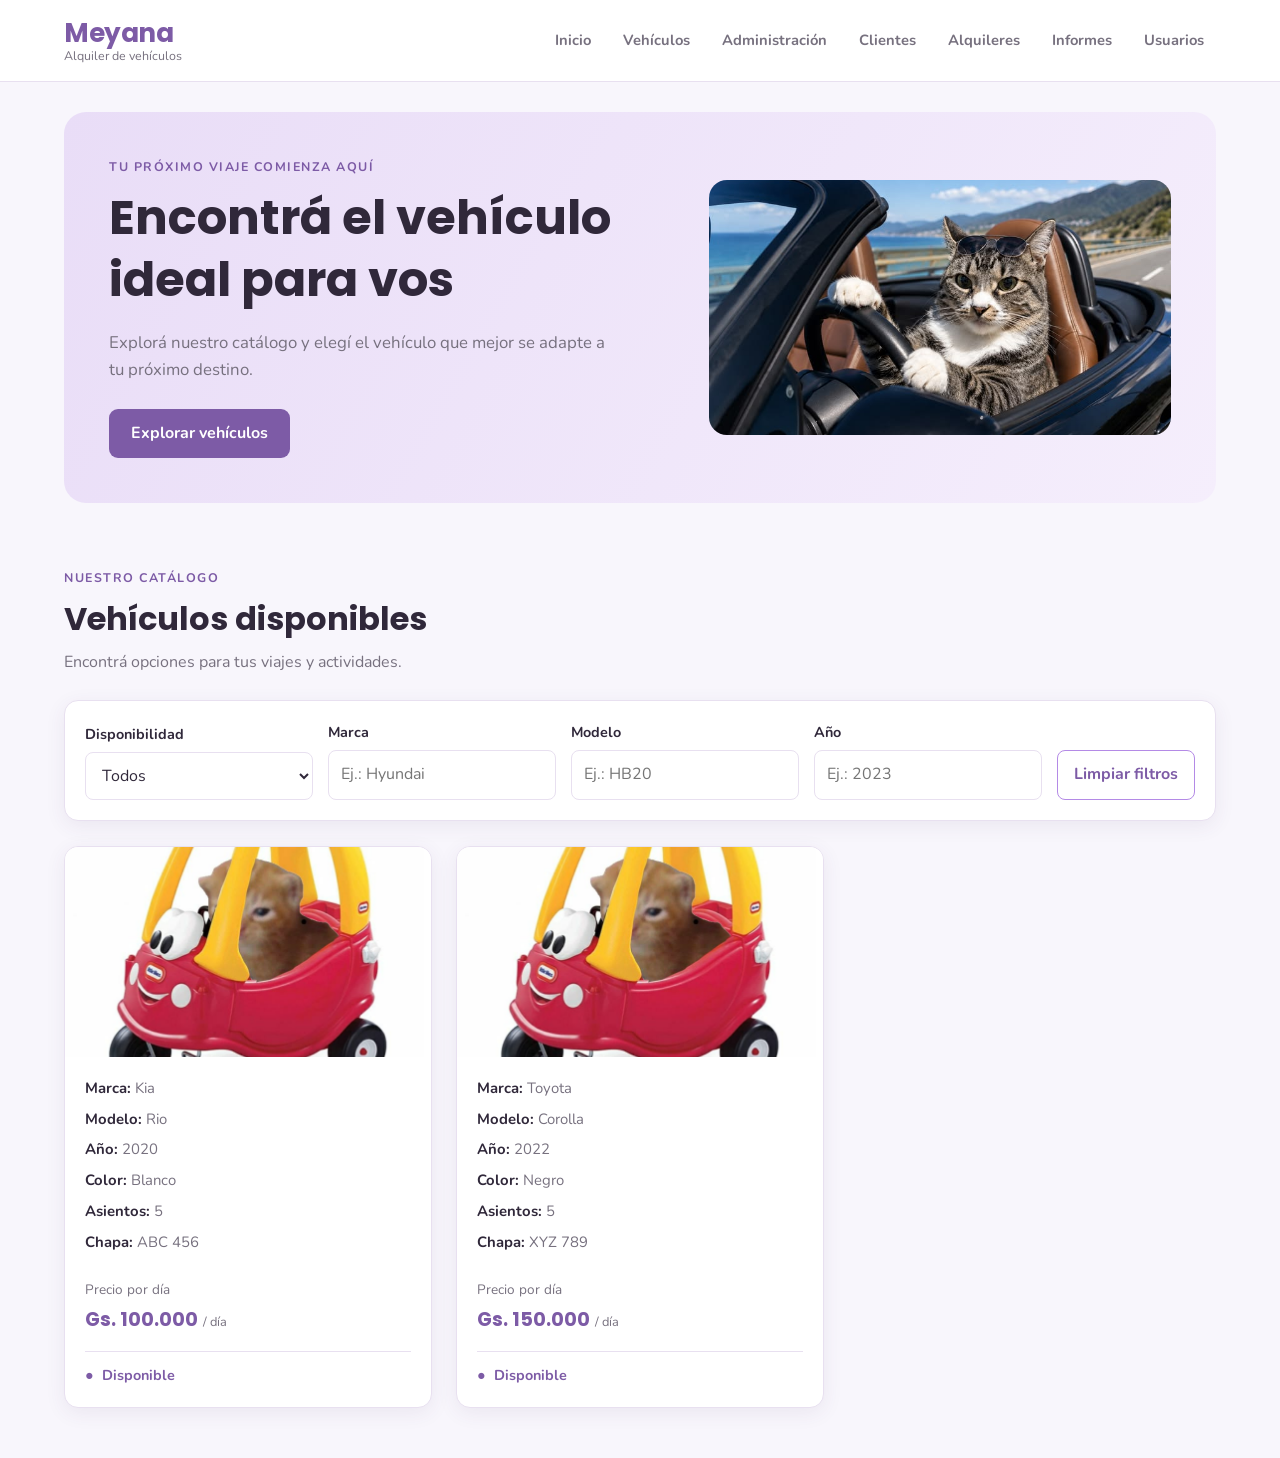
<file: AlquilerVehiculos_YenyMiño/index.html>
<!DOCTYPE html>
<html lang="es">

<head>
    <meta charset="UTF-8">
    <meta name="viewport" content="width=device-width, initial-scale=1.0">

    <title>Meyana | Alquiler de vehículos</title>

    <link rel="stylesheet" href="style.css">
</head>

<body>

    <!--LOGIN-->

    <section id="pantallaLogin" class="pantalla-login">
        <div class="tarjeta-login">

            <a href="#inicio" class="logo logo-login">
                <span class="logo-nombre">Meyana</span>
                <span class="logo-subtitulo">Alquiler de vehículos</span>
            </a>

            <p>Ingresá tus datos para acceder al sistema.</p>

            <form id="formLogin" onsubmit="fnIniciarSesion(event)">

                <div class="campo-formulario">
                    <label for="txtUsuarioLogin">Usuario</label>
                    <input type="text" id="txtUsuarioLogin" autocomplete="username" required>
                </div>

                <div class="campo-formulario">
                    <label for="txtPasswordLogin">Contraseña</label>
                    <input type="password" id="txtPasswordLogin" autocomplete="current-password" required>
                </div>

                <p id="mensajeLogin" class="mensaje-login"></p>

                <button type="submit" class="boton-principal">
                    Iniciar sesión
                </button>

            </form>


            <button type="button" class="login-volver" onclick="fnVolverAlCatalogo()">
                <span aria-hidden="true">←</span>
                Volver al inicio
            </button>


        </div>
    </section>

    <div id="contenidoSistema">

        <!-- MENÚ DE NAVEGACIÓN -->

        <header class="menu">

            <a href="#inicio" class="logo">
                <span class="logo-nombre">Meyana</span>
                <span class="logo-subtitulo">Alquiler de vehículos</span>
            </a>

            <nav class="navegacion">
                <a href="#inicio" onclick="fnMostrarPestana('inicio')">
                    Inicio
                </a>

                <a href="#vehiculos" onclick="fnMostrarPestana('vehiculos')">
                    Vehículos
                </a>
                <a href="#administracion" onclick="fnAccederSeccion(event, 'administracion')">
                    Administración
                </a>

                <a href="#clientes" onclick="fnAccederSeccion(event, 'clientes')">
                    Clientes
                </a>

                <a href="#alquileres" onclick="fnAccederSeccion(event, 'alquileres')">
                    Alquileres
                </a>

                <a href="#informes" onclick="fnAccederSeccion(event, 'informes')">
                    Informes
                </a>

                <a href="#usuario" onclick="fnAccederSeccion(event, 'usuario')">
                    Usuarios
                </a>

            </nav>

        </header>


        <!--INICIO-->

        <section class="presentacion" id="inicio">

            <div class="presentacion-texto">

                <p class="etiqueta">TU PRÓXIMO VIAJE COMIENZA AQUÍ</p>

                <h1>Encontrá el vehículo ideal para vos</h1>

                <p>
                    Explorá nuestro catálogo y elegí el vehículo
                    que mejor se adapte a tu próximo destino.
                </p>

                <a href="#vehiculos" class="boton-principal">
                    Explorar vehículos
                </a>

            </div>

            <div class="presentacion-imagen">
                <img src="imagenes/gatoo.jpeg" alt="Vehículo destacado de Meyana">
            </div>

        </section>

        <!--CATALOGO-->

        <main id="vehiculos">

            <section class="seccion-catalogo">

                <div class="encabezado-seccion">

                    <p class="etiqueta">NUESTRO CATÁLOGO</p>

                    <h2>Vehículos disponibles</h2>

                    <p>
                        Encontrá opciones para tus viajes y actividades.
                    </p>

                </div>

                <div class="filtros">

                    <div class="campo-filtro">

                        <label for="txtDisponibilidad">
                            Disponibilidad
                        </label>

                        <select id="txtDisponibilidad" onchange="fnFiltrarVehiculos()">
                            <option value="todos">Todos</option>
                            <option value="disponibles">Disponibles</option>
                            <option value="noDisponibles">No disponibles</option>
                        </select>

                    </div>

                    <div class="campo-filtro">

                        <label for="txtMarcaFiltro">Marca</label>

                        <input type="text" id="txtMarcaFiltro" placeholder="Ej.: Hyundai"
                            oninput="fnFiltrarVehiculos()">

                    </div>

                    <div class="campo-filtro">

                        <label for="txtModeloFiltro">Modelo</label>

                        <input type="text" id="txtModeloFiltro" placeholder="Ej.: HB20" oninput="fnFiltrarVehiculos()">

                    </div>

                    <div class="campo-filtro">

                        <label for="txtAnioFiltro">Año</label>

                        <input type="number" id="txtAnioFiltro" placeholder="Ej.: 2023" oninput="fnFiltrarVehiculos()">

                    </div>

                    <button type="button" class="boton-secundario" onclick="fnLimpiarFiltrosVehiculos()">
                        Limpiar filtros
                    </button>

                </div>

                <div class="container"></div>

            </section>

        </main>



    </div>

    <script src="js/storage.js" defer></script>
    <script src="js/vehiculos.js" defer></script>
    <script src="js/clientes.js" defer></script>
    <script src="js/alquileres.js" defer></script>
    <script src="js/informes.js" defer></script>
    <script src="js/usuarios.js" defer></script>
    <script src="js/main.js" defer></script>

</body>

</html>
</file>
<file: AlquilerVehiculos_YenyMiño/style.css>
/* =========================================================
   MEYANA - ALQUILER DE VEHICULOS
   Estilos generales corregidos
   ========================================================= */

@import url('https://fonts.googleapis.com/css2?family=Poppins:wght@400;500;600;700&family=Nunito:wght@400;500;600;700&display=swap');

:root {
    --blanco: #FFFFFF;
    --fondo: #F8F6FC;
    --lila-claro: #E9DDF7;
    --lila: #B48AE6;
    --lila-oscuro: #7D5BA6;
    --texto: #30283A;
    --texto-secundario: #77717F;
    --borde: #E8E0F0;
    --sombra: 0 5px 20px rgba(76, 45, 105, 0.08);
    --radio: 14px;
    --rojo-claro: #FCE8EC;
    --rojo: #A33F57;
    --rojo-borde: #F4C7D0;
}

* {
    box-sizing: border-box;
    margin: 0;
    padding: 0;
}

html {
    scroll-behavior: smooth;
    scroll-padding-top: 100px;
}

body {
    min-height: 100vh;
    background: var(--fondo);
    color: var(--texto);
    font-family: 'Nunito', sans-serif;
    line-height: 1.6;
}

h1, h2, h3, .logo-nombre {
    font-family: 'Poppins', sans-serif;
}

h1, h2, h3 {
    line-height: 1.3;
}

a {
    color: inherit;
    text-decoration: none;
}

button, input, select, textarea {
    font: inherit;
}

button {
    cursor: pointer;
    transition: background 0.2s ease, color 0.2s ease, border-color 0.2s ease, transform 0.2s ease;
}

button:hover {
    transform: translateY(-1px);
}

img {
    max-width: 100%;
    display: block;
}

/* 1. MENU PRINCIPAL */
.menu {
    width: 100%;
    min-height: 82px;
    padding: 15px 5%;
    display: flex;
    align-items: center;
    justify-content: space-between;
    gap: 25px;
    background: var(--blanco);
    border-bottom: 1px solid var(--borde);
    position: sticky;
    top: 0;
    z-index: 100;
}

.logo {
    display: flex;
    flex-direction: column;
    line-height: 1.2;
    flex-shrink: 0;
}

.logo-nombre {
    color: var(--lila-oscuro);
    font-size: 1.65rem;
    font-weight: 700;
    letter-spacing: -0.5px;
}

.logo-subtitulo {
    color: var(--texto-secundario);
    font-size: 0.78rem;
}

.navegacion {
    display: flex;
    align-items: center;
    justify-content: flex-end;
    flex-wrap: wrap;
    gap: 8px;
}

.navegacion a {
    padding: 9px 12px;
    border-radius: 8px;
    color: var(--texto-secundario);
    font-size: 0.92rem;
    font-weight: 700;
    transition: all 0.2s ease;
}

.navegacion a:hover {
    background: var(--fondo);
    color: var(--lila-oscuro);
}

/* 2. PORTADA */
.presentacion {
    margin: 30px 5%;
    min-height: 340px;
    padding: 45px;
    display: flex;
    flex-direction: row;
    align-items: center;
    justify-content: space-between;
    gap: 35px;
    overflow: hidden;
    border-radius: 22px;
    background: linear-gradient(120deg, #E9DDF7, #F5EEFC);
}

.presentacion-texto {
    flex: 1 1 55%;
    min-width: 0;
    max-width: 580px;
}

.etiqueta {
    margin-bottom: 10px;
    color: var(--lila-oscuro);
    font-size: 0.78rem;
    font-weight: 700;
    letter-spacing: 1.5px;
}

.presentacion h1 {
    margin-bottom: 18px;
    font-size: clamp(2rem, 4vw, 3rem);
    font-weight: 700;
}

.presentacion-texto > p:not(.etiqueta) {
    max-width: 500px;
    margin-bottom: 25px;
    color: var(--texto-secundario);
    font-size: 1.05rem;
}

.presentacion-imagen {
    flex: 1 1 45%;
    min-width: 0;
    height: 255px;
    overflow: hidden;
    border-radius: 18px;
    background: var(--blanco);
}

.presentacion-imagen img {
    width: 100%;
    height: 100%;
    object-fit: cover;
}

.boton-principal {
    display: inline-block;
    padding: 12px 22px;
    border: none;
    border-radius: 9px;
    background: var(--lila-oscuro);
    color: var(--blanco);
    font-weight: 700;
    transition: background 0.2s ease;
}

.boton-principal:hover {
    background: #634187;
}

/* 3. SECCIONES Y ENCABEZADOS */
.seccion-catalogo {
    padding: 35px 5% 50px;
}

.encabezado-seccion {
    margin-bottom: 25px;
}

.encabezado-seccion h2,
.gestion-vehiculos h2,
.seccion-pendiente h2 {
    margin-bottom: 10px;
    font-size: clamp(1.5rem, 3vw, 2rem);
}

.encabezado-seccion > p:not(.etiqueta),
.seccion-pendiente > p:not(.etiqueta) {
    color: var(--texto-secundario);
}

/* 4. FILTROS */
.filtros {
    margin-bottom: 25px;
    padding: 20px;
    display: flex;
    align-items: flex-end;
    flex-wrap: wrap;
    gap: 15px;
    background: var(--blanco);
    border: 1px solid var(--borde);
    border-radius: var(--radio);
    box-shadow: var(--sombra);
}

.campo-filtro {
    min-width: 135px;
    flex: 1;
    display: flex;
    flex-direction: column;
    gap: 6px;
}

.campo-filtro label,
.campo-formulario label,
#clientes .campo label {
    color: var(--texto);
    font-size: 0.9rem;
    font-weight: 700;
}

.campo-filtro input,
.campo-filtro select,
.campo-formulario input,
.campo-formulario select,
.campo-formulario textarea {
    width: 100%;
    min-width: 0;
    padding: 11px 12px;
    border: 1px solid var(--borde);
    border-radius: 8px;
    outline: none;
    background: var(--blanco);
    color: var(--texto);
    transition: border-color 0.2s ease, box-shadow 0.2s ease;
}

.campo-filtro input:focus,
.campo-filtro select:focus,
.campo-formulario input:focus,
.campo-formulario select:focus,
.campo-formulario textarea:focus,
.gestion-vehiculos input:focus,
#clientes input:focus {
    border-color: var(--lila);
    box-shadow: 0 0 0 3px rgba(180, 138, 230, 0.15);
}

/* 5. BOTONES GENERALES */
.boton-secundario {
    padding: 11px 16px;
    border: 1px solid var(--lila);
    border-radius: 8px;
    background: var(--blanco);
    color: var(--lila-oscuro);
    font-weight: 700;
}

.boton-secundario:hover {
    background: var(--lila-claro);
}

.acciones-gestion button,
#clientes button:not(.btn-eliminar),
.filtros-informe button,
.bloque-informe > button {
    padding: 11px 16px;
    border: none;
    border-radius: 8px;
    background: var(--lila-oscuro);
    color: var(--blanco);
    font-weight: 700;
}

.acciones-gestion button:hover,
#clientes button:not(.btn-eliminar):hover,
.filtros-informe button:hover,
.bloque-informe > button:hover {
    background: #634187;
}

#clientes .btn-secundario {
    border: 1px solid var(--lila);
    background: var(--blanco);
    color: var(--lila-oscuro);
}

#clientes .btn-secundario:hover {
    background: var(--lila-claro);
}

/* 6. CATALOGO Y TARJETAS */
#vehiculos .container {
    display: grid;
    grid-template-columns: repeat(3, minmax(0, 1fr));
    gap: 24px;
}

.vehiculo-card {
    min-width: 0;
    overflow: hidden;
    display: flex;
    flex-direction: column;
    background: var(--blanco);
    border: 1px solid var(--borde);
    border-radius: var(--radio);
    box-shadow: var(--sombra);
    transition: transform 0.2s ease, box-shadow 0.2s ease;
}

.vehiculo-card:hover {
    transform: translateY(-4px);
    box-shadow: 0 10px 28px rgba(76, 45, 105, 0.13);
}

.autos-fotos {
    width: 100%;
    height: 210px;
    object-fit: cover;
    background: var(--lila-claro);
}

.vehiculo-info {
    padding: 20px;
    display: flex;
    flex-direction: column;
    flex: 1;
}

.vehiculo-info p {
    margin-bottom: 7px;
    color: var(--texto-secundario);
    font-size: 0.93rem;
    overflow-wrap: anywhere;
}

.vehiculo-info p strong {
    color: var(--texto);
}

.precio {
    margin-top: auto;
    padding-top: 17px;
    display: flex;
    flex-wrap: wrap;
    align-items: baseline;
    gap: 5px;
    color: var(--texto-secundario);
}

.precio span {
    width: 100%;
    font-size: 0.85rem;
}

.precio strong {
    color: var(--lila-oscuro);
    font-family: 'Poppins', sans-serif;
    font-size: 1.2rem;
}

.precio small {
    font-size: 0.8rem;
}

.disponibilidad {
    margin-top: 15px;
    padding-top: 12px;
    display: flex;
    align-items: center;
    gap: 8px;
    border-top: 1px solid var(--borde);
    color: var(--lila-oscuro);
    font-size: 0.9rem;
}

/* 7. ADMINISTRACION DE VEHICULOS Y CLIENTES */
.gestion-vehiculos,
#clientes {
    margin: 20px 5% 50px;
    padding: 30px;
    background: var(--blanco);
    border: 1px solid var(--borde);
    border-radius: 18px;
    box-shadow: var(--sombra);
}

.gestion-vehiculos h2,
.gestion-vehiculos h3,
#clientes h2,
#clientes h3 {
    color: var(--lila-oscuro);
}

.gestion-vehiculos h3 {
    margin-bottom: 20px;
    font-size: 1.25rem;
}

.acciones-gestion {
    margin: 18px 0;
    display: flex;
    align-items: center;
    flex-wrap: wrap;
    gap: 12px;
}

.acciones-gestion input {
    min-width: 200px;
    flex: 1;
    padding: 11px 13px;
    border: 1px solid var(--borde);
    border-radius: 8px;
    outline: none;
}

.gestion-vehiculos form {
    width: 100%;
}

.form-grid {
    display: grid;
    grid-template-columns: repeat(2, minmax(0, 1fr));
    gap: 18px;
}

.campo-formulario,
#clientes .campo {
    min-width: 0;
    display: flex;
    flex-direction: column;
    gap: 7px;
}

#divFormVehiculo {
    padding-top: 10px;
}

/* 8. TABLAS */
#divTablaVehiculos,
#divTablaClientes,
#divTablaAlquileres {
    width: 100%;
    overflow-x: auto;
    border: 1px solid var(--borde);
    border-radius: 10px;
}

.tabla-vehiculos,
#divTablaClientes table,
#divTablaAlquileres table,
.tabla-informe table {
    width: 100%;
    border-collapse: collapse;
    background: var(--blanco);
}

.tabla-vehiculos th,
.tabla-vehiculos td,
#divTablaClientes th,
#divTablaClientes td,
#divTablaAlquileres th,
#divTablaAlquileres td,
.tabla-informe th,
.tabla-informe td {
    padding: 13px 15px;
    border-bottom: 1px solid var(--borde);
    text-align: left;
    font-size: 0.9rem;
}

.tabla-vehiculos th,
#divTablaClientes th,
#divTablaAlquileres th,
.tabla-informe th {
    background: var(--fondo);
    color: var(--lila-oscuro);
    font-weight: 700;
}

.tabla-vehiculos tbody tr:hover,
#divTablaClientes tbody tr:hover,
#divTablaAlquileres tbody tr:hover,
.tabla-informe tbody tr:hover {
    background: #FCFAFF;
}

.tabla-vehiculos tbody tr:last-child td,
#divTablaClientes tbody tr:last-child td {
    border-bottom: none;
}

/* Botones normales de tablas */
.tabla-vehiculos td button:not(.btn-eliminar),
#divTablaClientes td button:not(.btn-eliminar),
#divTablaAlquileres td button:not(.btn-eliminar) {
    margin: 2px;
    padding: 7px 10px;
    border: none;
    border-radius: 6px;
    background: var(--lila-claro);
    color: var(--lila-oscuro);
    font-weight: 700;
    white-space: nowrap;
}

.tabla-vehiculos td button:not(.btn-eliminar):hover,
#divTablaClientes td button:not(.btn-eliminar):hover {
    background: var(--lila);
    color: var(--blanco);
}

#divTablaClientes p {
    padding: 18px;
    color: var(--texto-secundario);
}

#divTablaAlquileres table {
    min-width: 850px;
}

#divTablaAlquileres th,
#divTablaAlquileres td {
    white-space: nowrap;
}

#divTablaAlquileres td button:not(.btn-eliminar) {
    padding: 8px 12px;
    border: none;
    border-radius: 7px;
    background: var(--lila-oscuro);
    color: var(--blanco);
    font-weight: 700;
}

#divTablaAlquileres td button:not(.btn-eliminar):hover {
    background: #634187;
}

/* 9. FORMULARIO Y FILTROS DE CLIENTES */
#clientes h2,
#clientes h3 {
    margin-bottom: 12px;
}

#clientes > p {
    margin-bottom: 20px;
    color: var(--texto-secundario);
}

#clientes .barra-filtros {
    margin: 20px 0;
    display: flex;
    align-items: center;
    gap: 12px;
}

#clientes input {
    min-width: 0;
    padding: 11px 13px;
    border: 1px solid var(--borde);
    border-radius: 8px;
    outline: none;
    background: var(--blanco);
    color: var(--texto);
}

#clientes .barra-filtros input {
    flex: 1;
}

#clientes .form-grid {
    margin: 20px 0;
}

#clientes .campo input {
    width: 100%;
}

#clientes .acciones-form {
    margin-top: 20px;
    display: flex;
    flex-wrap: wrap;
    gap: 12px;
}

/* 10. ALQUILERES Y DEVOLUCIONES */
#alquileres {
    scroll-margin-top: 100px;
}

#alquileres .encabezado-seccion {
    margin-bottom: 20px;
}

#alquileres #divFormAlquiler {
    margin-top: 25px;
    padding-top: 20px;
    border-top: 1px solid var(--borde);
}

#alquileres h3 {
    margin-bottom: 18px;
    color: var(--lila-oscuro);
}

#alquileres .campo-formulario {
    margin-bottom: 12px;
}

#alquileres .campo-formulario select,
#alquileres .campo-formulario input {
    width: 100%;
    min-width: 0;
    padding: 11px 12px;
    border: 1px solid var(--borde);
    border-radius: 8px;
    background: var(--blanco);
    color: var(--texto);
    outline: none;
}

#alquileres .campo-formulario select:focus,
#alquileres .campo-formulario input:focus {
    border-color: var(--lila);
    box-shadow: 0 0 0 3px rgba(180, 138, 230, 0.15);
}

.resumen-alquiler {
    margin: 20px 0;
    padding: 18px;
    border: 1px solid var(--borde);
    border-radius: 10px;
    background: #F5EEFC;
    color: var(--lila-oscuro);
    font-weight: 700;
    overflow-wrap: anywhere;
}

/* 11. SECCIONES PENDIENTES */
.seccion-pendiente {
    margin: 25px 5%;
    padding: 30px;
    background: var(--blanco);
    border: 1px solid var(--borde);
    border-radius: var(--radio);
}

/* 12. INFORMES */
#informes .encabezado-seccion {
    margin-bottom: 25px;
}

.bloque-informe {
    margin-top: 25px;
    padding: 24px;
    border: 1px solid var(--borde);
    border-radius: var(--radio);
    background: var(--blanco);
    box-shadow: var(--sombra);
}

.bloque-informe h3 {
    margin-bottom: 8px;
    color: var(--lila-oscuro);
    font-family: 'Poppins', sans-serif;
}

.bloque-informe > p {
    margin-bottom: 18px;
    color: var(--texto-secundario);
}

.filtros-informe {
    margin-bottom: 20px;
    display: flex;
    align-items: flex-end;
    flex-wrap: wrap;
    gap: 15px;
}

.filtros-informe .campo-formulario {
    flex: 1;
}

.filtros-informe button,
.bloque-informe > button {
    padding: 11px 17px;
}

.tabla-informe {
    margin-top: 22px;
    overflow-x: auto;
}

.tabla-informe h4 {
    margin-bottom: 8px;
    color: var(--lila-oscuro);
}

.tabla-informe > p {
    margin-bottom: 14px;
    color: var(--texto-secundario);
}

.tabla-informe table {
    min-width: 700px;
}

.tabla-informe th,
.tabla-informe td {
    padding: 12px;
    white-space: nowrap;
}

.total-informe {
    margin-top: 18px;
    padding: 16px;
    border-radius: 9px;
    background: #F5EEFC;
    color: var(--lila-oscuro);
}

/* 13. PIE DE PAGINA */
.footer {
    margin-top: 60px;
    padding: 30px 5%;
    display: flex;
    align-items: center;
    justify-content: space-between;
    flex-wrap: wrap;
    gap: 20px;
    background: #F0E8F9;
}

.footer p {
    color: var(--texto-secundario);
    font-size: 0.9rem;
}

/* 14. LOGIN Y VISIBILIDAD DE PESTAÑAS */
/* El login permanece oculto hasta que JavaScript lo solicite. */
#pantallaLogin {
    display: none;
}

body.login-visible #pantallaLogin {
    display: flex;
}

/* Las pestañas privadas se muestran solo cuando JavaScript las activa. */
.seccion-privada {
    display: none;
}

.pantalla-login {
    min-height: 100vh;
    width: 100%;
    align-items: center;
    justify-content: center;
    padding: 24px;
    background:
        radial-gradient(circle at 15% 15%, #EEE4FA, transparent 35%),
        radial-gradient(circle at 85% 85%, #E5D5F7, transparent 35%),
        #F8F6FC;
}

.login-volver {
    display: block;
    width: 100%;
    margin-top: 14px;
    padding: 12px 16px;
    border: 1px solid #D9C9EA;
    border-radius: 10px;
    background: #FFFFFF;
    color: #7D5BA6;
    font-weight: 700;
    text-align: center;
    box-shadow: 0 4px 12px rgba(76, 45, 105, 0.06);
    transition: background 0.2s ease, color 0.2s ease, border-color 0.2s ease, transform 0.2s ease;
}

.login-volver:hover {
    background: #F0E7FA;
    color: #634187;
    border-color: #B48AE6;
    transform: translateY(-1px);
}

.tarjeta-login {
    width: 100%;
    max-width: 430px;
    padding: 36px;
    background: #FFFFFF;
    border: 1px solid #E8DEF3;
    border-radius: 22px;
    box-shadow: 0 16px 45px rgba(75, 45, 105, 0.12);
}

.logo-login {
    display: flex;
    flex-direction: column;
    align-items: center;
    margin-bottom: 28px;
    text-decoration: none;
}

.tarjeta-login h1 {
    margin-bottom: 8px;
    color: #7D5BA6;
    text-align: center;
}

.tarjeta-login > p {
    color: #77717F;
    text-align: center;
}

.tarjeta-login .campo-formulario {
    margin-top: 18px;
}

.tarjeta-login input {
    width: 100%;
    box-sizing: border-box;
    padding: 12px;
    border: 1px solid #DCD0E9;
    border-radius: 10px;
    font: inherit;
}

.tarjeta-login input:focus {
    outline: 2px solid #B48AE6;
    border-color: #7D5BA6;
}

.tarjeta-login form button {
    width: 100%;
    margin-top: 20px;
    padding: 12px 16px;
    border: none;
    border-radius: 10px;
    background: #7D5BA6;
    color: #FFFFFF;
    font-weight: 700;
}

.tarjeta-login form button:hover {
    background: #634187;
}

.mensaje-login {
    color: #B42345;
    font-size: 14px;
}

.texto-login-pie {
    margin-top: 24px;
    font-size: 13px;
    text-align: center;
}

/* 15. INFORMACION DE SESION */
.datos-sesion {
    display: flex;
    align-items: center;
    justify-content: space-between;
    flex-wrap: wrap;
    gap: 16px;
    margin: 20px 0;
    padding: 18px;
    background: #F1E9FA;
    border-radius: 14px;
}

.datos-sesion p {
    margin: 0;
}

/* 16. GESTION DE USUARIOS: MISMO ESTILO DEL SISTEMA */
#usuario {
    min-height: 70vh;
    padding: 35px 5%;
    background: var(--fondo);
    color: var(--texto);
    scroll-margin-top: 90px;
}

#usuario h1,
#usuario h2,
#usuario h3 {
    color: var(--lila-oscuro);
    font-family: 'Poppins', sans-serif;
}

#usuario .encabezado-usuarios {
    display: flex;
    align-items: center;
    justify-content: space-between;
    flex-wrap: wrap;
    gap: 20px;
    margin-bottom: 25px;
}

#divListaUsuarios,
#divTablaUsuarios,
#divFormUsuario {
    margin-top: 20px;
    padding: 24px;
    background: var(--blanco);
    border: 1px solid var(--borde);
    border-radius: var(--radio);
    box-shadow: var(--sombra);
}

#txtFiltroUsuario {
    width: 100%;
    max-width: 400px;
    padding: 12px 15px;
    border: 1px solid var(--borde);
    border-radius: 8px;
    background: var(--blanco);
    color: var(--texto);
    font: inherit;
    outline: none;
    transition: border-color 0.2s, box-shadow 0.2s;
}

#txtFiltroUsuario:focus,
#divFormUsuario input:focus {
    border-color: var(--lila);
    box-shadow: 0 0 0 3px rgba(180, 138, 230, 0.15);
}

#divTablaUsuarios {
    overflow-x: auto;
}

#divTablaUsuarios table {
    width: 100%;
    border-collapse: collapse;
    text-align: left;
    background: var(--blanco);
}

#divTablaUsuarios thead {
    background: var(--fondo);
}

#divTablaUsuarios th {
    padding: 13px 15px;
    color: var(--lila-oscuro);
    font-weight: 700;
    white-space: nowrap;
}

#divTablaUsuarios td {
    padding: 13px 15px;
    border-bottom: 1px solid var(--borde);
    vertical-align: middle;
}

#divTablaUsuarios tbody tr {
    transition: background 0.2s;
}

#divTablaUsuarios tbody tr:hover {
    background: #FCFAFF;
}

#divTablaUsuarios tbody tr:last-child td {
    border-bottom: none;
}

#divFormUsuario form {
    display: flex;
    flex-direction: column;
    gap: 18px;
}

#divFormUsuario .campo-formulario {
    display: flex;
    flex-direction: column;
    gap: 7px;
}

#divFormUsuario label {
    color: var(--texto);
    font-weight: 700;
}

#divFormUsuario input {
    width: 100%;
    box-sizing: border-box;
    padding: 11px 12px;
    border: 1px solid var(--borde);
    border-radius: 8px;
    background: var(--blanco);
    color: var(--texto);
    font: inherit;
    outline: none;
    transition: border-color 0.2s, box-shadow 0.2s;
}

#ayudaPassword {
    color: var(--texto-secundario);
    font-size: 0.85rem;
    line-height: 1.5;
}

#usuario button {
    padding: 11px 16px;
    border: none;
    border-radius: 8px;
    font: inherit;
    font-weight: 700;
    cursor: pointer;
    transition: background 0.2s, transform 0.2s;
}

#usuario .boton-principal {
    background: var(--lila-oscuro);
    color: var(--blanco);
}

#usuario .boton-principal:hover {
    background: #634187;
}

#usuario .boton-secundario {
    background: var(--blanco);
    color: var(--lila-oscuro);
    border: 1px solid var(--lila);
}

#usuario .boton-secundario:hover {
    background: var(--lila-claro);
}

#divTablaUsuarios button {
    margin: 3px;
    padding: 8px 12px;
    font-size: 0.9rem;
}

#usuario .mensaje-error {
    color: #B4233D;
}

#usuario .mensaje-exito {
    color: #287A50;
}

/* 17. BOTONES ELIMINAR: PRIORIDAD SOBRE LOS ESTILOS DE TABLAS */
button.btn-eliminar,
.tabla-vehiculos td button.btn-eliminar,
#divTablaClientes td button.btn-eliminar,
#divTablaAlquileres td button.btn-eliminar,
#divTablaUsuarios button.btn-eliminar {
    background: var(--rojo-claro) !important;
    background-color: var(--rojo-claro) !important;
    color: var(--rojo) !important;
    border: 1px solid var(--rojo-borde) !important;
    border-radius: 7px;
}

button.btn-eliminar:hover,
.tabla-vehiculos td button.btn-eliminar:hover,
#divTablaClientes td button.btn-eliminar:hover,
#divTablaAlquileres td button.btn-eliminar:hover,
#divTablaUsuarios button.btn-eliminar:hover {
    background: var(--rojo) !important;
    background-color: var(--rojo) !important;
    color: var(--blanco) !important;
    border-color: var(--rojo) !important;
}

/* 18. RESPONSIVE: TABLET */
@media (max-width: 1000px) {
    .menu {
        align-items: flex-start;
        flex-direction: column;
        gap: 12px;
    }

    .navegacion {
        justify-content: flex-start;
    }

    #vehiculos .container {
        grid-template-columns: repeat(2, minmax(0, 1fr));
    }

    .presentacion {
        padding: 30px;
        gap: 25px;
    }
}

/* 19. RESPONSIVE: CELULAR */
@media (max-width: 600px) {
    html {
        scroll-padding-top: 20px;
    }

    .menu {
        position: static;
        padding: 16px 5%;
    }

    .navegacion {
        width: 100%;
        gap: 4px;
    }

    .navegacion a {
        padding: 7px 9px;
        font-size: 0.85rem;
    }

    .presentacion {
        margin: 18px 4%;
        padding: 23px;
        flex-direction: column;
        gap: 22px;
    }

    .presentacion h1 {
        font-size: 2rem;
    }

    .presentacion-imagen {
        height: 200px;
    }

    .seccion-catalogo {
        padding: 25px 4%;
    }

    .filtros {
        padding: 15px;
        align-items: stretch;
        flex-direction: column;
    }

    .campo-filtro {
        width: 100%;
    }

    #vehiculos .container {
        grid-template-columns: 1fr;
        gap: 18px;
    }

    .autos-fotos {
        height: 220px;
    }

    .gestion-vehiculos,
    #clientes {
        margin: 20px 4%;
        padding: 20px 15px;
    }

    .form-grid {
        grid-template-columns: 1fr;
    }

    .acciones-gestion {
        align-items: stretch;
        flex-direction: column;
    }

    .acciones-gestion input,
    .acciones-gestion button {
        width: 100%;
    }

    .seccion-pendiente {
        margin: 20px 4%;
        padding: 22px;
    }

    #clientes .barra-filtros {
        align-items: stretch;
        flex-direction: column;
    }

    #clientes .barra-filtros input,
    #clientes .barra-filtros button {
        width: 100%;
    }

    #clientes .acciones-form {
        flex-direction: column;
    }

    #clientes .acciones-form button {
        width: 100%;
    }

    #divTablaClientes table {
        min-width: 650px;
    }

    #alquileres {
        scroll-margin-top: 20px;
    }

    #alquileres .form-grid {
        grid-template-columns: 1fr;
    }

    .resumen-alquiler {
        padding: 14px;
    }

    .bloque-informe {
        padding: 18px 14px;
    }

    .filtros-informe {
        align-items: stretch;
        flex-direction: column;
    }

    .filtros-informe button,
    .bloque-informe > button {
        width: 100%;
    }

    .footer {
        align-items: flex-start;
        flex-direction: column;
    }

    #usuario {
        padding: 22px 4%;
    }

    #divListaUsuarios,
    #divTablaUsuarios,
    #divFormUsuario {
        padding: 16px;
        border-radius: 12px;
    }

    #txtFiltroUsuario {
        max-width: 100%;
        box-sizing: border-box;
    }

    #divTablaUsuarios th,
    #divTablaUsuarios td {
        padding: 10px 8px;
        font-size: 0.9rem;
    }

    #usuario button {
        padding: 10px 12px;
    }

    .tarjeta-login {
        padding: 24px;
    }
}
</file>
